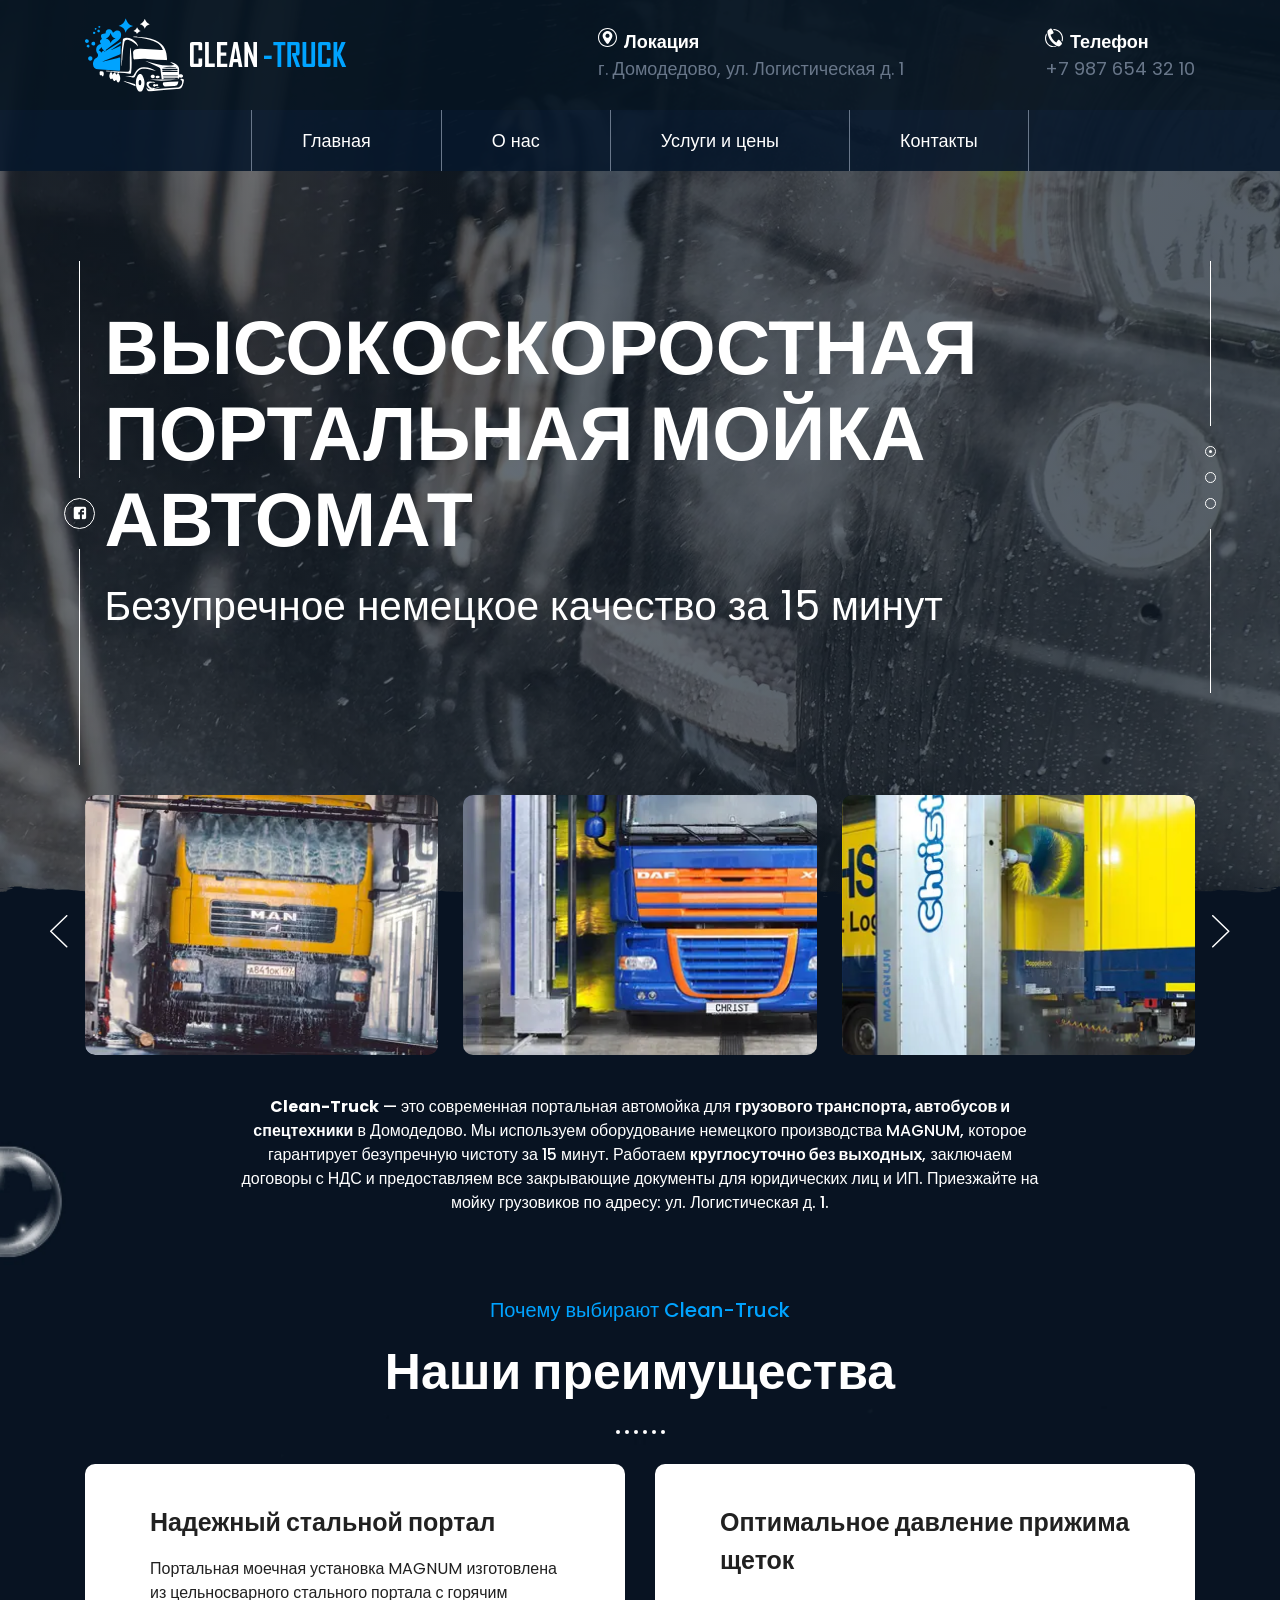
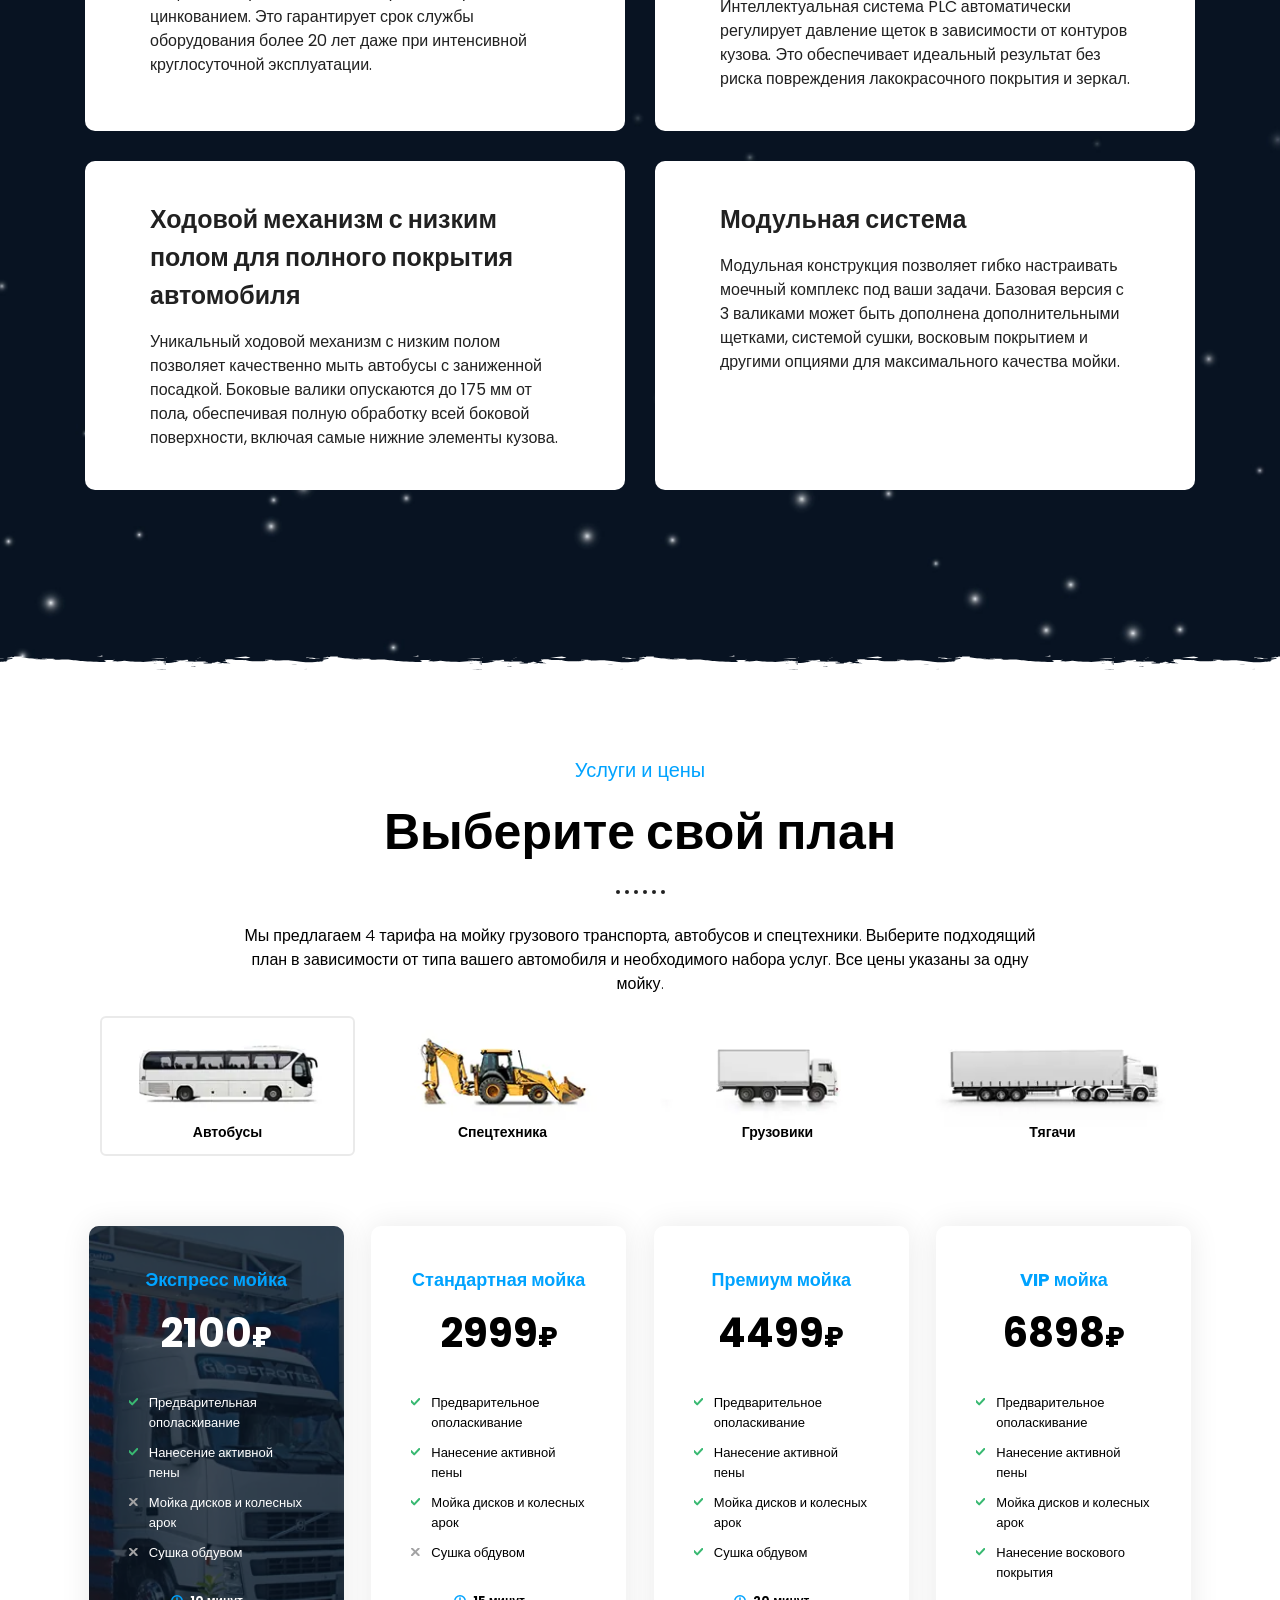
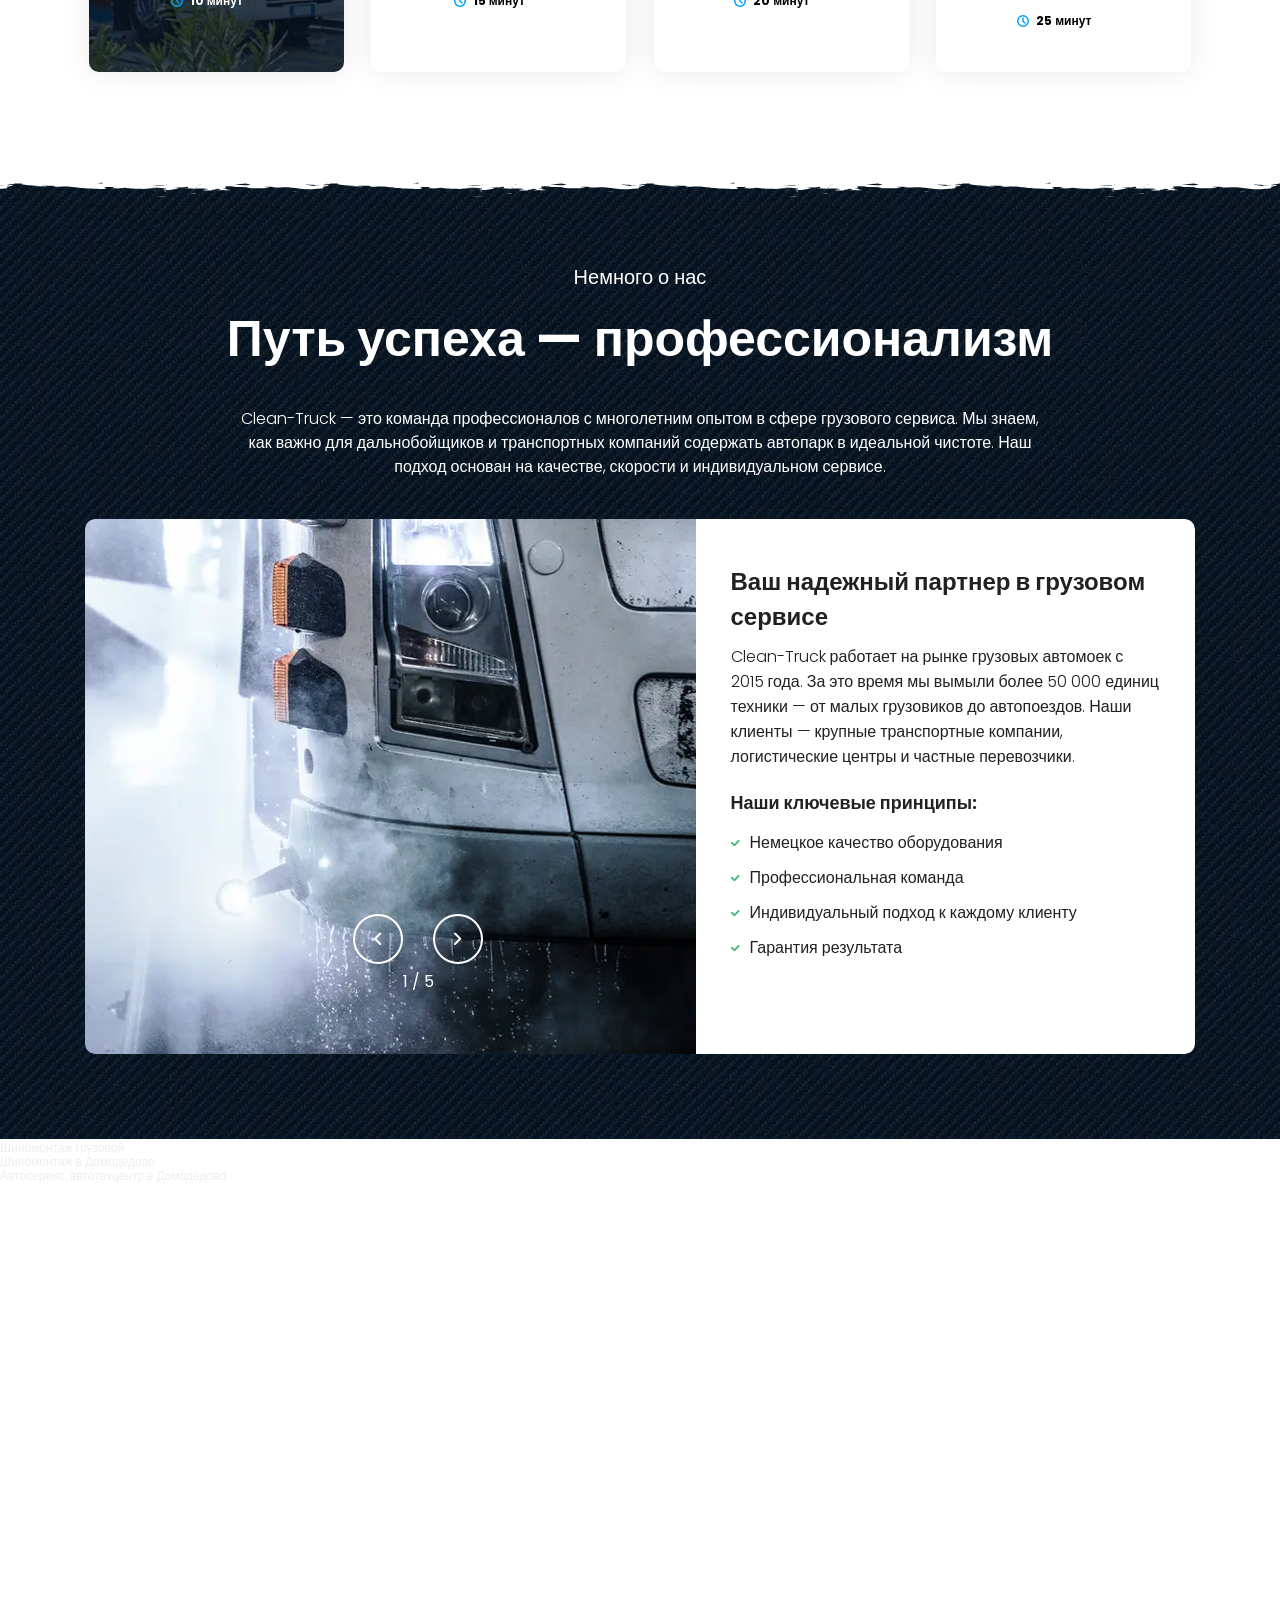
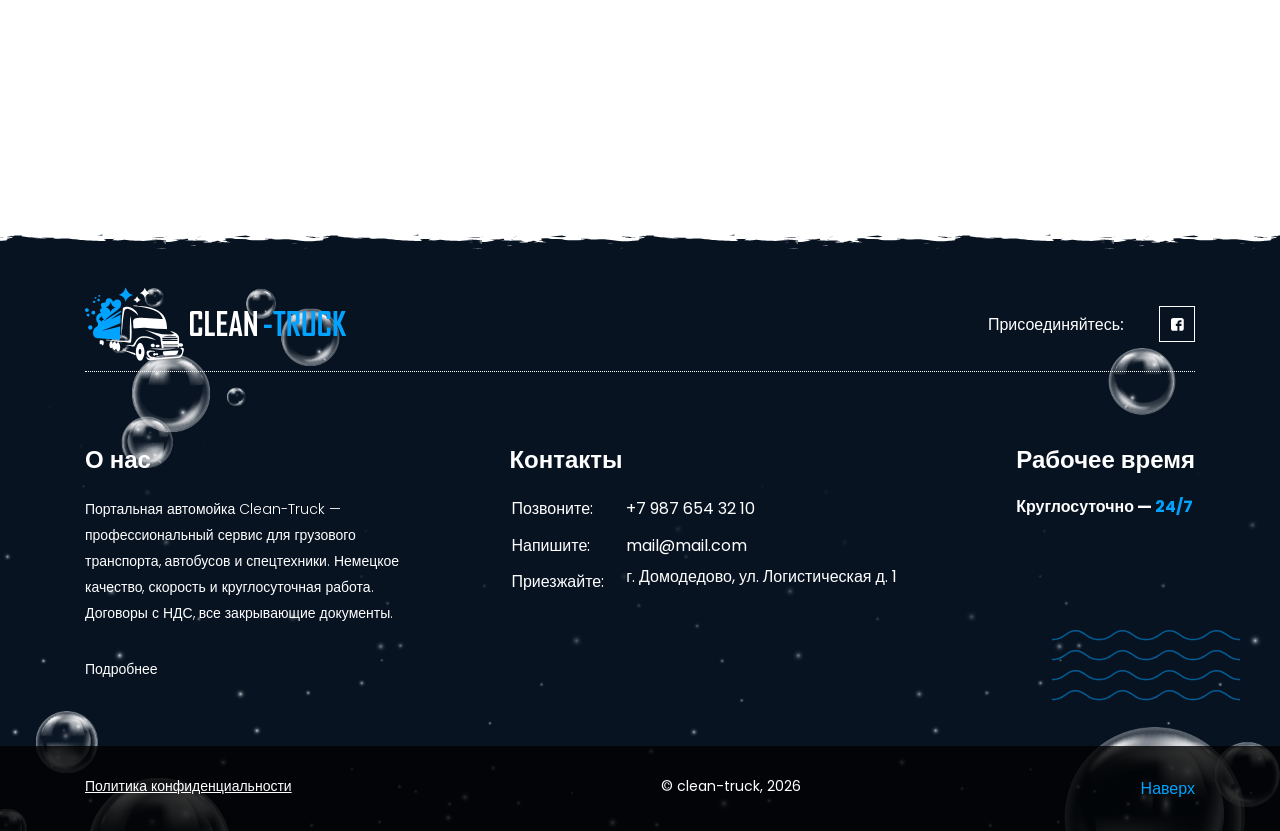
<file: index.html>
<!doctype html>
<html lang="ru">
  <head>
    <meta charset="UTF-8" />

    <!-- зароботать потом -->
    <meta name="yandex-verification" content="3056f292241b066c" />
    <meta name="google-site-verification" content="код" />

    <meta name="viewport" content="width=device-width, initial-scale=1.0" />
    <link rel="preconnect" href="https://fonts.googleapis.com" />
    <link rel="preconnect" href="https://fonts.gstatic.com" crossorigin />
    <link
      href="https://fonts.googleapis.com/css2?family=Poppins:ital,wght@0,100;0,200;0,300;0,400;0,500;0,600;0,700;0,800;0,900;1,100;1,200;1,300;1,400;1,500;1,600;1,700;1,800;1,900&display=swap"
      rel="stylesheet"
    />
    <link
      rel="icon"
      href="./img/icon/logo/main-icon.svg"
      type="image/svg+xml"
    />
    <link
      rel="stylesheet"
      href="https://cdn.jsdelivr.net/npm/swiper@11/swiper-bundle.min.css"
    />
    <meta
      name="keywords"
      content="портальная автомойка, мойка грузовиков, мойка фур, автомойка грузового транспорта, мойка автобусов, Домодедово, Clean-Truck"
    />
    <meta name="robots" content="index, follow" />
    <meta name="language" content="Russian" />

    <meta
      property="og:title"
      content="Портальная автомойка грузовиков в Домодедово | Clean-Truck"
    />
    <meta
      property="og:description"
      content="Мойка фур, автобусов и спецтехники за 15 минут. Немецкое качество, круглосуточно, договоры с НДС."
    />
    <meta property="og:type" content="website" />
    <meta property="og:url" content="https://novabez-code.github.io/-landing-clean_truck/" />
    <meta property="og:image" content="./img/og-image.webp" />
    <meta property="og:locale" content="ru_RU" />

    <meta name="twitter:card" content="summary_large_image" />
    <meta
      name="twitter:title"
      content="Портальная автомойка грузовиков в Домодедово | Clean-Truck"
    />
    <meta
      name="twitter:description"
      content="Мойка фур, автобусов и спецтехники за 15 минут. Немецкое качество, круглосуточно."
    />

    <link rel="canonical" href="https://novabez-code.github.io/-landing-clean_truck/" />

    <link rel="stylesheet" href="./css/index.css?v=2" />
    <title>
      Портальная автомойка грузовиков в Домодедово | Clean-Truck 24/7
    </title>

    <meta
      name="description"
      content="Портальная автомойка грузового транспорта в Домодедово. Мойка фур, автобусов и спецтехники за 15 минут. Немецкое оборудование, круглосуточно, договоры с НДС. +7 987 654 32 10"
    />

    <script type="application/ld+json">
      {
        "@context": "https://schema.org",
        "@type": "LocalBusiness",
        "name": "Clean-Truck",
        "description": "Портальная автомойка грузового транспорта в Домодедово. Мойка фур, автобусов и спецтехники.",
        "image": "./img/og-image.webp",
        "telephone": "+79876543210",
        "email": "mail@mail.com",
        "address": {
          "@type": "PostalAddress",
          "streetAddress": "ул. Логистическая д. 1",
          "addressLocality": "Домодедово",
          "addressRegion": "Московская область",
          "addressCountry": "RU",
          "postalCode": "142000"
        },
        "geo": {
          "@type": "GeoCoordinates",
          "latitude": "55.472097",
          "longitude": "37.713691"
        },
        "openingHours": "Mo-Su 00:00-23:59",
        "openingHoursSpecification": [
          {
            "@type": "OpeningHoursSpecification",
            "dayOfWeek": [
              "Monday",
              "Tuesday",
              "Wednesday",
              "Thursday",
              "Friday",
              "Saturday",
              "Sunday"
            ],
            "opens": "00:00",
            "closes": "23:59"
          }
        ],
        "priceRange": "₽₽",
        "url": "https://novabez-code.github.io/-landing-clean_truck/",
        "sameAs": ["https://www.facebook.com/clean-truck"]
      }
    </script>

    <script type="application/ld+json">
      {
        "@context": "https://schema.org",
        "@type": "Service",
        "serviceType": "Портальная мойка грузового транспорта",
        "provider": {
          "@type": "LocalBusiness",
          "name": "Clean-Truck"
        },
        "areaServed": "Домодедово и Московская область",
        "hasOfferCatalog": {
          "@type": "OfferCatalog",
          "name": "Тарифы на мойку",
          "itemListElement": [
            {
              "@type": "Offer",
              "itemOffered": {
                "@type": "Service",
                "name": "Экспресс мойка"
              },
              "price": "999",
              "priceCurrency": "RUB"
            },
            {
              "@type": "Offer",
              "itemOffered": {
                "@type": "Service",
                "name": "Стандартная мойка"
              },
              "price": "999",
              "priceCurrency": "RUB"
            }
          ]
        }
      }
    </script>
  </head>
  <body>
    <svg xmlns="http://www.w3.org/2000/svg" style="display: none">
      <symbol id="Facebook_icon" viewBox="0 0 13 13">
        <path
          d="M12.75 2.11399C12.75 0.99093 11.7591 0 10.636 0H2.11399C0.99093 0 0 0.99093 0 2.11399V10.636C0 11.7591 0.99093 12.75 2.11399 12.75H6.40803V7.92746H4.82254V5.81347H6.40803V4.95466C6.40803 3.50129 7.46503 2.24611 8.78627 2.24611H10.5039V4.3601H8.78627C8.58808 4.3601 8.38989 4.55829 8.38989 4.95466V5.81347H10.5039V7.92746H8.38989V12.75H10.636C11.7591 12.75 12.75 11.7591 12.75 10.636V2.11399Z"
        />
      </symbol>
      <!--  -->
      <symbol id="loc" viewBox="0 0 19 19">
        <g clip-path="url(#clip0_32433_6)">
          <path
            d="M10.7437 3.23073C10.7677 3.23674 10.7917 3.24476 10.8178 3.25076C11.0461 3.31486 11.2624 3.40699 11.4848 3.48912C11.5589 3.53118 11.633 3.56923 11.7131 3.59928C11.7752 3.63533 11.8393 3.66938 11.9014 3.70543C11.9194 3.72747 11.9454 3.73748 11.9715 3.74349C12.1718 3.87168 12.3701 4.00588 12.5563 4.15209C12.6485 4.23221 12.7426 4.31233 12.8348 4.39445C12.8408 4.40046 12.8448 4.40446 12.8508 4.41047C12.9349 4.4946 13.019 4.58072 13.1031 4.66485C13.3335 4.94126 13.5498 5.22968 13.7321 5.54214C13.8122 5.70438 13.8923 5.86862 13.9724 6.03086C14.0145 6.13902 14.0545 6.24718 14.0966 6.35534C14.1066 6.41743 14.1247 6.47752 14.1527 6.5356C14.1507 6.54963 14.1467 6.56565 14.1647 6.57366C14.1667 6.58568 14.1687 6.59569 14.1727 6.60771C14.1707 6.62373 14.1747 6.63375 14.1867 6.64376C14.1887 6.65578 14.1907 6.6678 14.1907 6.67982C14.1968 6.70385 14.2028 6.72789 14.2088 6.74992C14.2168 6.78798 14.2168 6.82603 14.2408 6.86008C14.2588 6.95022 14.2749 7.04035 14.2929 7.13048C14.2949 7.14851 14.2969 7.16653 14.2969 7.18456C14.2969 7.2106 14.2969 7.23463 14.3109 7.25667C14.3129 7.27469 14.3149 7.29272 14.3149 7.31075C14.327 7.42492 14.337 7.53908 14.349 7.65325C14.349 7.67128 14.349 7.6893 14.349 7.70733C14.355 7.8876 14.343 8.06786 14.331 8.24813C14.329 8.26615 14.329 8.28418 14.327 8.30221C14.3129 8.32424 14.3109 8.35028 14.3129 8.37431C14.3109 8.39234 14.3109 8.41037 14.3089 8.42839C14.2869 8.53054 14.2629 8.6327 14.2408 8.73485C14.2168 8.76689 14.2168 8.80695 14.2068 8.84301C14.2008 8.86704 14.1948 8.89108 14.1867 8.91511C14.1847 8.92713 14.1827 8.93915 14.1807 8.94916C14.1607 8.98321 14.1487 9.01927 14.1447 9.05732C14.1186 9.1094 14.1046 9.16348 14.0946 9.21956C14.0525 9.33373 14.0125 9.4479 13.9704 9.56206C13.8983 9.73632 13.8242 9.91058 13.7521 10.0848C13.666 10.2651 13.5798 10.4454 13.4937 10.6256C13.4517 10.6937 13.4136 10.7638 13.3856 10.8399C13.3755 10.858 13.3655 10.878 13.3555 10.896C13.3095 10.9641 13.2714 11.0362 13.2413 11.1123C13.1292 11.3167 13.017 11.521 12.9029 11.7253C12.7927 11.8955 12.6885 12.0678 12.5944 12.248C12.5724 12.2741 12.5483 12.3001 12.5403 12.3362C12.4983 12.3782 12.4722 12.4323 12.4462 12.4864C12.326 12.6787 12.2058 12.8689 12.0856 13.0612C12.0556 13.0933 12.0316 13.1313 12.0135 13.1714C11.9815 13.2215 11.9474 13.2695 11.9154 13.3196C11.9014 13.3316 11.8894 13.3436 11.8894 13.3637C11.8693 13.3757 11.8613 13.3957 11.8533 13.4177C11.8353 13.4318 11.8233 13.4498 11.8173 13.4718C11.7992 13.4858 11.7872 13.5039 11.7812 13.5259C11.7492 13.556 11.7251 13.594 11.7071 13.6341C11.659 13.6901 11.619 13.7502 11.5849 13.8163C11.3906 14.0967 11.1983 14.3772 11.0041 14.6576C10.8058 14.934 10.6055 15.2124 10.4072 15.4888C10.3972 15.5008 10.3851 15.5128 10.3751 15.5249C10.291 15.597 10.2069 15.6691 10.1228 15.7432C10.0987 15.7492 10.0787 15.7592 10.0647 15.7792C10.0246 15.7973 9.98455 15.8173 9.94449 15.8353C9.80428 15.8834 9.66007 15.9094 9.51185 15.9254C9.48782 15.9254 9.46378 15.9234 9.43975 15.9234C9.30355 15.9074 9.17135 15.8794 9.04316 15.8353C8.7948 15.7171 8.60051 15.5409 8.4543 15.3085C8.43427 15.2765 8.40622 15.2484 8.38219 15.2184C8.32611 15.1403 8.27002 15.0622 8.21594 14.9861C8.20593 14.966 8.19992 14.944 8.17789 14.932C7.97359 14.6416 7.77129 14.3511 7.56699 14.0607C7.54095 14.0026 7.50289 13.9525 7.45883 13.9045C7.45282 13.8804 7.4428 13.8624 7.42278 13.8504C7.31061 13.6641 7.18843 13.4838 7.06425 13.3056C6.88999 13.0312 6.71573 12.7568 6.53947 12.4804C6.43732 12.3121 6.33517 12.1439 6.23502 11.9776C6.18896 11.8815 6.13688 11.7893 6.07279 11.7032C5.97664 11.5009 5.85647 11.3106 5.75031 11.1123C5.66619 10.9501 5.58206 10.7879 5.49794 10.6256C5.44586 10.5175 5.39579 10.4093 5.34371 10.3012C5.32168 10.2571 5.29965 10.213 5.27761 10.169C5.25959 10.1129 5.23956 10.0588 5.20551 10.0087C5.10336 9.74433 4.9992 9.48195 4.89705 9.21756C4.88103 9.14145 4.861 9.06734 4.82695 8.99723C4.77888 8.80695 4.73081 8.61467 4.68274 8.42439C4.68073 8.40636 4.68073 8.38833 4.67873 8.37031C4.67873 8.34427 4.67873 8.32023 4.66471 8.2982C4.66271 8.28018 4.66271 8.26215 4.6607 8.24412C4.65269 8.13396 4.64668 8.0238 4.63867 7.91364C4.63867 7.90562 4.63867 7.89561 4.63867 7.8876C4.63867 7.86957 4.63867 7.85154 4.63867 7.83151C4.64668 7.77143 4.65269 7.70933 4.64468 7.64925C4.6567 7.53508 4.66671 7.42091 4.67873 7.30674C4.68073 7.28271 4.68274 7.25867 4.68274 7.23464C4.69676 7.21861 4.69876 7.20058 4.69676 7.18056C4.69876 7.16253 4.69876 7.1445 4.70076 7.12648C4.74683 6.92818 4.7949 6.72989 4.84097 6.5316C4.861 6.51157 4.863 6.48553 4.861 6.45949C4.94312 6.22915 5.03325 6.00282 5.1334 5.78049C5.21752 5.63027 5.30165 5.48005 5.38577 5.32983C5.4038 5.3138 5.41982 5.29778 5.42383 5.27174C5.51997 5.14355 5.61211 5.01136 5.71025 4.88517C5.98466 4.53466 6.31114 4.24022 6.66566 3.97383C6.67768 3.96582 6.68769 3.95981 6.69971 3.9518C6.72374 3.93377 6.74778 3.91775 6.77182 3.89972C6.82389 3.86567 6.87797 3.82962 6.93005 3.79557C7.09229 3.70744 7.25453 3.61931 7.41677 3.53118C7.66513 3.42302 7.9175 3.32487 8.17588 3.24676C8.44628 3.18266 8.71668 3.12057 8.99309 3.09654C9.25548 3.0725 9.51786 3.06249 9.78025 3.08051C10.0907 3.10054 10.3952 3.15663 10.6996 3.21671C10.7036 3.22072 10.7076 3.22072 10.7136 3.21671C10.7296 3.22473 10.7377 3.22673 10.7437 3.23073ZM10.5674 9.52801C10.6115 9.516 10.6475 9.48996 10.6756 9.45591C10.7577 9.40784 10.8298 9.34374 10.8939 9.27364C10.9159 9.26162 10.9319 9.2456 10.944 9.22357C11.0181 9.15947 11.0762 9.08536 11.1282 9.00324C11.1322 8.99723 11.1362 8.99122 11.1403 8.98521C11.1603 8.97119 11.1723 8.95317 11.1783 8.93113V8.93314C11.2484 8.84701 11.2965 8.74686 11.3385 8.64271C11.3486 8.62869 11.3626 8.61467 11.3606 8.59464C11.3766 8.58462 11.3786 8.5706 11.3766 8.55258C11.3886 8.53655 11.4006 8.52053 11.3966 8.4985C11.4447 8.40236 11.4687 8.2982 11.4828 8.19205C11.4848 8.15599 11.4868 8.11994 11.4868 8.08389C11.5068 8.07788 11.5028 8.06185 11.5008 8.04783C11.5028 8.03582 11.5028 8.0238 11.5048 8.01178C11.5208 7.85956 11.5408 7.70733 11.4868 7.55911C11.4848 7.54109 11.4828 7.52306 11.4828 7.50503C11.4868 7.49101 11.4788 7.48701 11.4687 7.485C11.4687 7.45095 11.4667 7.4149 11.4667 7.38085C11.4487 7.26067 11.4066 7.14851 11.3566 7.04035C11.2424 6.74792 11.0561 6.50556 10.8218 6.30126C10.7236 6.21513 10.6255 6.127 10.4973 6.08494C10.4933 6.07493 10.4893 6.06691 10.4773 6.07092C10.4713 6.06892 10.4673 6.06691 10.4613 6.06691C10.4532 6.04688 10.4332 6.03887 10.4152 6.02886C10.2309 5.93272 10.0326 5.87463 9.82832 5.83657C9.79828 5.83457 9.76823 5.83257 9.73819 5.83057C9.71015 5.81054 9.6781 5.81655 9.64805 5.81655C9.63003 5.81655 9.612 5.81655 9.59397 5.81655C9.48582 5.81655 9.37565 5.79852 9.2695 5.83057C9.19539 5.83057 9.12328 5.83657 9.05318 5.86862C8.85288 5.90668 8.66661 5.97678 8.49435 6.08694C8.22796 6.23516 8.00764 6.43546 7.84339 6.69384C7.82337 6.70786 7.80934 6.72789 7.80534 6.75192L7.80734 6.74992C7.67515 6.9422 7.58702 7.15452 7.54095 7.38486C7.53294 7.40288 7.51892 7.41891 7.52493 7.43894C7.52493 7.45095 7.52493 7.46297 7.52292 7.47499C7.49088 7.52506 7.5049 7.58315 7.50089 7.63723C7.47685 7.76341 7.47685 7.8916 7.50089 8.01779C7.49889 8.07788 7.50089 8.13997 7.52292 8.19605C7.55497 8.39434 7.61906 8.58062 7.71721 8.75488C7.93753 9.19152 8.27804 9.49797 8.7287 9.68825C8.87892 9.75435 9.03315 9.80242 9.19539 9.81644C9.20741 9.81844 9.21942 9.81844 9.23144 9.82045C9.35162 9.85049 9.47179 9.84048 9.59197 9.83647C9.61 9.83647 9.62803 9.83447 9.64605 9.83447C9.69012 9.83847 9.73218 9.83847 9.77224 9.82045C9.78426 9.81844 9.79627 9.81844 9.80829 9.81644C9.97854 9.79841 10.1428 9.75435 10.295 9.67623C10.3371 9.67223 10.3711 9.65019 10.4052 9.62616C10.4633 9.59812 10.5213 9.57408 10.5674 9.52801Z"
            fill="#currentColor"
          />
          <path
            d="M9.5 0C4.25427 0 0 4.25427 0 9.5C0 14.7457 4.25427 19 9.5 19C14.7457 19 19 14.7457 19 9.5C19 4.25427 14.7477 0 9.5 0ZM9.5 17.9284C4.84514 17.9284 1.07158 14.1549 1.07158 9.5C1.07158 4.84514 4.84514 1.07158 9.5 1.07158C14.1549 1.07158 17.9284 4.84514 17.9284 9.5C17.9284 14.1549 14.1549 17.9284 9.5 17.9284Z"
            fill="#currentColor "
          />
        </g>
        <defs>
          <clipPath id="clip0_32433_6">
            <rect width="19" height="19" fill="white" />
          </clipPath>
        </defs>
      </symbol>
      <!--  -->
      <symbol id="phone" viewBox="0 0 18 18">
        <g clip-path="url(#clip0_32433_0)">
          <path
            d="M0 9.59852C0.0056872 9.59852 0.0113744 9.59658 0.0151659 9.59852C0.0151659 9.74776 0.0151659 9.897 0.0151659 10.0462H0.00758294H0C0 9.89506 0 9.74582 0 9.59852Z"
            fill="currentColor"
          />
          <path
            d="M13.5836 17.8858C13.1096 17.8819 12.7039 17.7502 12.3115 17.5738C11.5987 17.252 10.9447 16.8237 10.2945 16.3876C9.65749 15.9612 9.03 15.5232 8.41388 15.0638C8.01767 14.7692 7.66696 14.4184 7.31246 14.0734C6.38924 13.1741 5.56839 12.1895 4.90488 11.0692C4.36459 10.1583 3.94943 9.18726 3.58545 8.19104C3.35796 7.565 3.12289 6.94091 2.9409 6.30131C2.7191 5.52216 2.51057 4.7372 2.39303 3.93091C2.25654 2.99477 2.58071 2.24469 3.24801 1.61672C3.81294 1.08372 4.4499 0.655384 5.09635 0.236736C5.13995 0.209602 5.18355 0.182467 5.22526 0.155333C5.5191 -0.0423618 5.82241 -0.0462382 6.13142 0.114631C6.41009 0.259995 6.62621 0.480947 6.82526 0.721282C7.26696 1.2601 7.58734 1.8745 7.89066 2.50053C8.12952 2.99477 8.33805 3.50451 8.54658 4.01232C8.65275 4.27009 8.61294 4.50461 8.45369 4.72363C8.28308 4.95621 8.0518 5.11514 7.80914 5.25275C7.2954 5.54542 6.74185 5.73148 6.17881 5.89235C6.0063 5.94081 5.83189 5.98926 5.65559 6.02415C5.57028 6.04159 5.56649 6.07454 5.58545 6.14819C5.73331 6.76647 5.93805 7.36537 6.1826 7.9507C6.86128 9.56908 7.79587 11.0092 9.03948 12.2321C9.73331 12.9144 10.4992 13.4939 11.3371 13.9784C11.4091 14.0191 11.43 14.0114 11.4584 13.9319C11.7485 13.1702 12.1333 12.4667 12.6945 11.8755C12.9011 11.6584 13.1248 11.4685 13.4016 11.3483C13.576 11.2727 13.7409 11.2766 13.9096 11.3735C14.266 11.5809 14.5826 11.8426 14.8859 12.1217C15.502 12.6857 16.0651 13.3001 16.5049 14.0211C16.7096 14.3564 16.884 14.7072 16.9371 15.1065C16.9561 15.246 16.9542 15.3836 16.9238 15.5212C16.8935 15.6589 16.8309 15.7732 16.721 15.8701C16.2224 16.3023 15.7428 16.7578 15.2215 17.1629C14.8575 17.4459 14.4802 17.7017 14.029 17.8199C13.8698 17.8645 13.7068 17.8819 13.5836 17.8858Z"
            fill="currentColor"
          />
          <path
            d="M0.0146484 10.0438C0.0146484 9.89455 0.0146484 9.74531 0.0146484 9.59607C0.0430845 8.55914 0.226971 7.55322 0.585265 6.58026C0.803274 5.98911 1.07626 5.42704 1.40801 4.89598C1.41939 4.87659 1.43266 4.85915 1.45162 4.83008C1.5047 5.06072 1.55399 5.27974 1.60707 5.49681C1.67342 5.77203 1.74166 6.04726 1.81181 6.32248C1.82887 6.38838 1.82697 6.44458 1.79854 6.50661C1.22981 7.80131 1.0156 9.1561 1.14072 10.5671C1.39095 13.3872 3.14072 15.9204 5.65636 17.1182C6.84119 17.6822 8.08669 17.9303 9.38906 17.8721C9.69427 17.8585 9.99949 17.8237 10.3028 17.7733C10.3388 17.7674 10.3692 17.7674 10.4014 17.7868C10.8355 18.062 11.2791 18.3218 11.7606 18.5485C11.6147 18.6144 11.4744 18.6474 11.3379 18.6842C10.3597 18.9517 9.36441 19.0583 8.35399 18.973C6.02982 18.7811 4.05825 17.8198 2.45446 16.0909C1.29048 14.8369 0.545454 13.3503 0.198535 11.6583C0.0885821 11.1253 0.0336058 10.5865 0.0146484 10.0438Z"
            fill="currentColor"
          />
          <path
            d="M17.3326 13.2727C17.1601 13.0187 16.9933 12.7862 16.8113 12.5633C16.7392 12.4761 16.671 12.3888 16.5952 12.3055C16.5516 12.257 16.544 12.2125 16.5629 12.1485C16.8075 11.3364 16.9174 10.5049 16.9061 9.656C16.8606 6.31652 14.7222 3.28714 11.6378 2.18431C10.7317 1.86064 9.79896 1.70558 8.83972 1.7269C8.76389 1.72884 8.72218 1.70946 8.68616 1.63775C8.53071 1.32376 8.36199 1.01753 8.17242 0.722924C8.1345 0.66284 8.14019 0.645397 8.21412 0.639582C9.54303 0.523291 10.834 0.695789 12.089 1.16095C14.889 2.19982 17.052 4.67488 17.7459 7.62867C18.0037 8.72374 18.0644 9.83044 17.9298 10.9468C17.8331 11.7454 17.6359 12.5129 17.3326 13.2727Z"
            fill="currentColor"
          />
        </g>
        <defs>
          <clipPath id="clip0_32433_0">
            <rect width="18" height="19" fill="white" />
          </clipPath>
        </defs>
      </symbol>
      <!--  -->
      <symbol id="search" viewBox="0 0 21 20">
        <circle
          cx="8.87636"
          cy="8.87636"
          r="7.87636"
          stroke="white"
          stroke-width="2"
          stroke-linecap="round"
          stroke-linejoin="round"
        />
        <line
          x1="16.0343"
          y1="14.6201"
          x2="19.8415"
          y2="18.4273"
          stroke="white"
          stroke-width="2"
          stroke-linecap="round"
          stroke-linejoin="round"
        />
      </symbol>
      <!--  -->
      <symbol id="link" viewBox="0 0 17 17">
        <circle
          cx="8.0597"
          cy="8.0597"
          r="7.3097"
          stroke="#292929"
          stroke-width="1.5"
        />
        <path
          d="M7.25293 4.83496L10.4768 8.05884L7.25293 11.2827"
          stroke="#292929"
          stroke-width="1.5"
          stroke-linecap="round"
          stroke-linejoin="round"
        />
      </symbol>
      <!--  -->
      <symbol id="prev1" viewBox="0 0 18 33">
        <path
          d="M16.75 0.75L0.75 16.25L16.75 31.75"
          stroke="currentColor"
          stroke-width="1.5"
          stroke-linecap="round"
          stroke-linejoin="round"
        />
      </symbol>
      <!--  -->
      <symbol id="next1" viewBox="0 0 18 33">
        <path
          d="M0.75 0.75L16.75 16.25L0.750001 31.75"
          stroke="currentColor"
          stroke-width="1.5"
          stroke-linecap="round"
          stroke-linejoin="round"
        />
      </symbol>
      <!--  -->
    </svg>
    <!--  -->
    <header class="header">
      <div class="header__wrapp">
        <div class="header__in-wrepp">
          <!--  -->
          <a href="./" class="header__logo logo">
            <img
              class="logo__main"
              src="./img/icon/logo/main-icon.svg"
              alt="clean-truck logo"
            />
            <img
              class="logo__clean"
              src="./img/icon/logo/clean.svg"
              alt="clean-truck logo"
            />
            <img
              class="logo__truk"
              src="./img/icon/logo/-truck.svg"
              alt="clean-truck logo"
            />
          </a>
          <!--  -->
          <a
            href="https://www.facebook.com/"
            class="header__soc"
            target="_blank"
            rel="noopener"
          >
            <svg class="header__soc--img" aria-label="Мы в Facebook">
              <use href="#Facebook_icon"></use>
            </svg>
          </a>
          <!--  -->
          <div class="header__d_links">
            <div class="header__loc">
              <a href="#map" class="header__loc--link"
                ><svg width="19" height="19" fill="currentColor">
                  <use href="#loc"></use>
                </svg>
                Локация
              </a>
              <p class="header__loc--text">
                г. Домодедово, ул. Логистическая д. 1
              </p>
            </div>
            <!--  -->
            <div class="header__phone">
              <a href="tel:+79876543210" class="header__phone--link">
                <svg width="18" height="19" fill="currentColor">
                  <use href="#phone"></use>
                </svg>
                Телефон
              </a>
              <p class="header__phone--text">+7 987 654 32 10</p>
            </div>
          </div>
        </div>
        <button
          class="header__burger-btn"
          aria-label="Открыть меню"
          aria-expanded="false"
          aria-controls="header-nav"
        >
          <div class="line1"></div>
          <div class="line2"></div>
          <div class="line3"></div>
        </button>
        <!--  -->
      </div>
      <!--  -->
      <div class="header__content" id="header-nav">
        <nav>
          <ul>
            <li><a class="header__link" href="#hero">Главная</a></li>
            <li><a class="header__link" href="#about">О нас</a></li>
            <li><a class="header__link" href="#plan">Услуги и цены</a></li>
            <li><a class="header__link" href="#footer">Контакты</a></li>
          </ul>
        </nav>
      </div>
      <!--  -->
    </header>
    <main>
      <section id="hero" class="hero">
        <h1
          style="
            position: absolute;
            width: 1px;
            height: 1px;
            margin: -1px;
            padding: 0;
            overflow: hidden;
            clip: rect(0, 0, 0, 0);
            border: 0;
          "
        >
          Портальная автомойка Clean Truck в Домодедово
        </h1>
        <div class="hero__slider">
          <div class="hero__soc-wrapper">
            <a
              href="https://www.facebook.com/"
              class="hero__soc header__soc"
              target="_blank"
              rel="noopener"
            >
              <svg
                class="hero__soc--img header__soc--img"
                aria-label="Мы в Facebook"
              >
                <use href="#Facebook_icon"></use>
              </svg>
            </a>
          </div>
          <!--  -->
          <div class="hero__slids">
            <!--  -->
            <div class="hero__slid slid1 active">
              <h2 class="hero__slid--title">
                ВЫСОКОСКОРОСТНАЯ ПОРТАЛЬНАЯ МОЙКА АВТОМАТ
              </h2>
              <p class="hero__slid--pod">
                Безупречное немецкое качество за 15 минут
              </p>
            </div>
            <!--  -->
            <div class="hero__slid slid2">
              <h2 class="hero__slid--title">
                ДЛЯ ВСЕХ ВИДОВ ГРУЗОВОГО ТРАНСПОРТА И БУСОВ
              </h2>
              <p class="hero__slid--pod">
                Отмываем фуры, автопоезда и спецтехнику любой сложности
              </p>
            </div>
            <!--  -->
            <div class="hero__slid slid3">
              <h2 class="hero__slid--title">
                РАБОТАЕМ КРУГЛОСУТОЧНО И БЕЗ ВЫХОДНЫХ
              </h2>
              <p class="hero__slid--pod">
                Заключаем договоры с НДС и предоставляем закрывающие документы
              </p>
            </div>
            <!--  -->
          </div>
          <!--  -->
          <div class="hero__cont">
            <a class="hero__phone" href="tel:+79876543210"> +7 987 654 32 10</a>
            <p class="hero__ad">г. Домодедово, ул. Логистическая д. 1</p>
          </div>
          <!--  -->
          <div class="hero__pags">
            <button class="hero__pag pag1 active" data-id="0"></button>
            <button class="hero__pag pag2" data-id="1"></button>
            <button class="hero__pag pag3" data-id="2"></button>
          </div>
          <!--  -->
        </div>
        <!--  -->
      </section>
      <!--  -->
      <section id="about" class="about">
        <div class="about__bg-mask"></div>
        <div class="about__wrapper">
          <div class="container">
            <div class="about__slider-aside">
              <div class="about__slider swiper">
                <div class="about__slider--content swiper-wrapper">
                  <div
                    class="about__slider--item item1 swiper-slide"
                    aria-label="Портальная мойка грузовиков Clean-Truck"
                    tabindex="0"
                  >
                    <div class="about__slider--in">
                      <svg
                        class="about__slider--search"
                        width="21"
                        height="20"
                        fill="none"
                      >
                        <use href="#search"></use>
                      </svg>
                      <!--  -->
                      <a href="#card4" class="about__slider--link"
                        >Подробнее
                        <svg width="17" height="17" fill="none">
                          <use href="#link"></use>
                        </svg>
                      </a>
                    </div>
                  </div>
                  <!--  -->
                  <div
                    class="about__slider--item item2 swiper-slide"
                    tabindex="0"
                  >
                    <div class="about__slider--in">
                      <svg
                        class="about__slider--search"
                        width="21"
                        height="20"
                        fill="none"
                      >
                        <use href="#search"></use>
                      </svg>
                      <!--  -->
                      <a href="#card2" class="about__slider--link"
                        >Подробнее
                        <svg width="17" height="17" fill="none">
                          <use href="#link"></use>
                        </svg>
                      </a>
                    </div>
                  </div>
                  <!--  -->
                  <div
                    class="about__slider--item item3 swiper-slide"
                    tabindex="0"
                  >
                    <div class="about__slider--in">
                      <svg
                        class="about__slider--search"
                        width="21"
                        height="20"
                        fill="none"
                      >
                        <use href="#search"></use>
                      </svg>
                      <!--  -->
                      <a href="#card1" class="about__slider--link"
                        >Подробнее
                        <svg width="17" height="17" fill="none">
                          <use href="#link"></use>
                        </svg>
                      </a>
                    </div>
                  </div>
                  <!--  -->
                  <div
                    class="about__slider--item item4 swiper-slide"
                    tabindex="0"
                  >
                    <div class="about__slider--in">
                      <svg
                        class="about__slider--search"
                        width="21"
                        height="20"
                        fill="none"
                      >
                        <use href="#search"></use>
                      </svg>
                      <!--  -->
                      <a href="#card3" class="about__slider--link"
                        >Подробнее
                        <svg width="17" height="17" fill="none">
                          <use href="#link"></use>
                        </svg>
                      </a>
                    </div>
                  </div>
                  <!--  -->
                </div>
              </div>
              <div class="about__slider--btns">
                <button class="about__slider--btn prev">
                  <svg width="18" height="33" fill="none">
                    <use href="#prev1"></use>
                  </svg>
                </button>
                <button class="about__slider--btn next">
                  <svg width="18" height="33" fill="none">
                    <use href="#next1"></use>
                  </svg>
                </button>
              </div>
            </div>

            <p class="about__text">
              <strong>Clean-Truck</strong> — это современная портальная
              автомойка для
              <strong>грузового транспорта, автобусов и спецтехники</strong> в
              Домодедово. Мы используем оборудование немецкого производства
              MAGNUM, которое гарантирует безупречную чистоту за 15 минут.
              Работаем <strong>круглосуточно без выходных</strong>, заключаем
              договоры с НДС и предоставляем все закрывающие документы для
              юридических лиц и ИП. Приезжайте на мойку грузовиков по адресу:
              ул. Логистическая д. 1.
            </p>

            <div class="about__title title">
              <p class="title_sub">Почему выбирают Clean-Truck</p>
              <h2 class="title__title">Наши преимущества</h2>
              <div class="title__div">
                <div></div>
                <div></div>
                <div></div>
                <div></div>
                <div></div>
                <div></div>
              </div>
            </div>
            <!--  -->
            <div class="about__cards">
              <div id="card1" class="about__card card1">
                <h3 class="about__card-title">Надежный стальной портал</h3>
                <p class="about__card-text">
                  Портальная моечная установка MAGNUM изготовлена из
                  цельносварного стального портала с горячим цинкованием. Это
                  гарантирует срок службы оборудования более 20 лет даже при
                  интенсивной круглосуточной эксплуатации.
                </p>
              </div>
              <!--  -->
              <div id="card2" class="about__card card2">
                <h3 class="about__card-title">
                  Оптимальное давление прижима щеток
                </h3>
                <p class="about__card-text">
                  Интеллектуальная система PLC автоматически регулирует давление
                  щеток в зависимости от контуров кузова. Это обеспечивает
                  идеальный результат без риска повреждения лакокрасочного
                  покрытия и зеркал.
                </p>
              </div>
              <!--  -->
              <div id="card3" class="about__card card3">
                <h3 class="about__card-title">
                  Ходовой механизм с низким полом для полного покрытия
                  автомобиля
                </h3>
                <p class="about__card-text">
                  Уникальный ходовой механизм с низким полом позволяет
                  качественно мыть автобусы с заниженной посадкой. Боковые
                  валики опускаются до 175 мм от пола, обеспечивая полную
                  обработку всей боковой поверхности, включая самые нижние
                  элементы кузова.
                </p>
              </div>
              <!--  -->
              <div id="card4" class="about__card card4">
                <h3 class="about__card-title">Модульная система</h3>
                <p class="about__card-text">
                  Модульная конструкция позволяет гибко настраивать моечный
                  комплекс под ваши задачи. Базовая версия с 3 валиками может
                  быть дополнена дополнительными щетками, системой сушки,
                  восковым покрытием и другими опциями для максимального
                  качества мойки.
                </p>
              </div>
              <!--  -->
            </div>
            <!--  -->
          </div>
        </div>
      </section>
      <!--  -->
      <section id="plan" class="plan">
        <div class="container">
          <div class="plan__title title">
            <p class="title_sub">Услуги и цены</p>
            <h2 class="title__title">Выберите свой план</h2>
            <div class="title__div">
              <div></div>
              <div></div>
              <div></div>
              <div></div>
              <div></div>
              <div></div>
            </div>
            <p class="title__text">
              Мы предлагаем 4 тарифа на мойку грузового транспорта, автобусов и
              спецтехники. Выберите подходящий план в зависимости от типа вашего
              автомобиля и необходимого набора услуг. Все цены указаны за одну
              мойку.
            </p>
          </div>
          <!--  -->
          <div class="plan__cars">
            <button class="plan__car--btn btn1" data-id="0" data-price="2999">
              Автобусы
            </button>
            <button class="plan__car--btn btn2" data-id="1" data-price="1999">
              Спецтехника
            </button>
            <button class="plan__car--btn btn3" data-id="2" data-price="999">
              Грузовики
            </button>
            <button class="plan__car--btn btn4" data-id="3" data-price="3999">
              Тягачи
            </button>
          </div>
          <div class="plan__cards">
            <!--  -->
            <div class="plan__card active" data-discount="0.7" tabindex="0">
              <div class="plan__card--content">
                <h3 class="plan__card--title">Экспресс мойка</h3>
                <p class="plan__card--price">999</p>
                <ul class="plan__card--services">
                  <li class="plan__card--serv ok">
                    <p class="plan__card--text">
                      Предварительная ополаскивание
                    </p>
                  </li>
                  <li class="plan__card--serv ok">
                    <p class="plan__card--text">Нанесение активной пены</p>
                  </li>
                  <li class="plan__card--serv">
                    <p class="plan__card--text">Мойка дисков и колесных арок</p>
                  </li>
                  <li class="plan__card--serv">
                    <p class="plan__card--text">Сушка обдувом</p>
                  </li>
                </ul>

                <p class="plan__time">10 минут</p>
              </div>
            </div>
            <!--  -->
            <div class="plan__card" data-discount="1" tabindex="0">
              <div class="plan__card--content">
                <h3 class="plan__card--title">Стандартная мойка</h3>
                <p class="plan__card--price">999</p>
                <ul class="plan__card--services">
                  <li class="plan__card--serv ok">
                    <p class="plan__card--text">
                      Предварительное ополаскивание
                    </p>
                  </li>
                  <li class="plan__card--serv ok">
                    <p class="plan__card--text">Нанесение активной пены</p>
                  </li>
                  <li class="plan__card--serv ok">
                    <p class="plan__card--text">Мойка дисков и колесных арок</p>
                  </li>
                  <li class="plan__card--serv">
                    <p class="plan__card--text">Сушка обдувом</p>
                  </li>
                </ul>

                <p class="plan__time">15 минут</p>
              </div>
            </div>
            <!--  -->
            <div class="plan__card" data-discount="1.5" tabindex="0">
              <div class="plan__card--content">
                <h3 class="plan__card--title">Премиум мойка</h3>
                <p class="plan__card--price">999</p>
                <ul class="plan__card--services">
                  <li class="plan__card--serv ok">
                    <p class="plan__card--text">
                      Предварительное ополаскивание
                    </p>
                  </li>
                  <li class="plan__card--serv ok">
                    <p class="plan__card--text">Нанесение активной пены</p>
                  </li>
                  <li class="plan__card--serv ok">
                    <p class="plan__card--text">Мойка дисков и колесных арок</p>
                  </li>
                  <li class="plan__card--serv ok">
                    <p class="plan__card--text">Сушка обдувом</p>
                  </li>
                </ul>

                <p class="plan__time">20 минут</p>
              </div>
            </div>
            <!--  -->
            <div class="plan__card" data-discount="2.3" tabindex="0">
              <div class="plan__card--content">
                <h3 class="plan__card--title">VIP мойка</h3>
                <p class="plan__card--price">999</p>
                <ul class="plan__card--services">
                  <li class="plan__card--serv ok">
                    <p class="plan__card--text">
                      Предварительное ополаскивание
                    </p>
                  </li>
                  <li class="plan__card--serv ok">
                    <p class="plan__card--text">Нанесение активной пены</p>
                  </li>
                  <li class="plan__card--serv ok">
                    <p class="plan__card--text">Мойка дисков и колесных арок</p>
                  </li>
                  <li class="plan__card--serv ok">
                    <p class="plan__card--text">Нанесение воскового покрытия</p>
                  </li>
                </ul>

                <p class="plan__time">25 минут</p>
              </div>
            </div>
            <!--  -->
          </div>
        </div>
      </section>
      <!--  -->
      <section id="about2" class="about2">
        <div class="container">
          <div class="about2__title title">
            <p class="title_sub">Немного о нас</p>
            <h2 class="title__title">Путь успеха — профессионализм</h2>
            <p class="title__text">
              Clean-Truck — это команда профессионалов с многолетним опытом в
              сфере грузового сервиса. Мы знаем, как важно для дальнобойщиков и
              транспортных компаний содержать автопарк в идеальной чистоте. Наш
              подход основан на качестве, скорости и индивидуальном сервисе.
            </p>
          </div>
          <!--  -->
          <div class="about2__wrapper">
            <div class="about2__slider swiper">
              <div class="about2__slider--content swiper-wrapper">
                <div class="swiper-slide about2__slider--item">
                  <div class="about2__slider--img img1"></div>
                  <div class="about2__slider--main">
                    <h3 class="about2__slider--title">
                      Ваш надежный партнер в грузовом сервисе
                    </h3>
                    <p class="about2__slider--text">
                      Clean-Truck работает на рынке грузовых автомоек с 2015
                      года. За это время мы вымыли более 50 000 единиц техники —
                      от малых грузовиков до автопоездов. Наши клиенты — крупные
                      транспортные компании, логистические центры и частные
                      перевозчики.
                    </p>
                    <h4 class="about2__slider--ul_title">
                      Наши ключевые принципы:
                    </h4>
                    <ul class="about2__slider--list">
                      <li class="about2__slider--pre">
                        Немецкое качество оборудования
                      </li>
                      <li class="about2__slider--pre">
                        Профессиональная команда
                      </li>
                      <li class="about2__slider--pre">
                        Индивидуальный подход к каждому клиенту
                      </li>
                      <li class="about2__slider--pre">Гарантия результата</li>
                    </ul>
                  </div>
                </div>
                <!--  -->
                <div class="swiper-slide about2__slider--item">
                  <div class="about2__slider--img img2"></div>
                  <div class="about2__slider--main">
                    <h3 class="about2__slider--title">
                      Портальная система MAGNUM
                    </h3>
                    <p class="about2__slider--text">
                      Наша мойка оснащена автоматической портальной системой
                      MAGNUM немецкого производства. Это высокотехнологичное
                      оборудование, которое обеспечивает безупречную чистоту без
                      риска повреждения кузова. Система адаптируется под любые
                      габариты транспорта.
                    </p>
                    <h4 class="about2__slider--ul_title">
                      Технологические преимущества:
                    </h4>
                    <ul class="about2__slider--list">
                      <li class="about2__slider--pre">
                        Электронное управление давлением щеток
                      </li>
                      <li class="about2__slider--pre">
                        Система автоматической калибровки
                      </li>
                      <li class="about2__slider--pre">
                        Интеллектуальная защита от столкновений
                      </li>
                      <li class="about2__slider--pre">Экономия воды до 40%</li>
                    </ul>
                  </div>
                </div>
                <!--  -->
                <div class="swiper-slide about2__slider--item">
                  <div class="about2__slider--img img3"></div>
                  <div class="about2__slider--main">
                    <h3 class="about2__slider--title">Моем любую технику</h3>
                    <p class="about2__slider--text">
                      Наша мойка подходит для всех видов грузового транспорта и
                      спецтехники. Портал MAGNUM автоматически подстраивается
                      под высоту и ширину автомобиля, обеспечивая качественную
                      мойку любой сложности. Приезжайте к нам в любое время.
                    </p>
                    <h4 class="about2__slider--ul_title">
                      Мы работаем с техникой:
                    </h4>
                    <ul class="about2__slider--list">
                      <li class="about2__slider--pre">
                        Грузовики и фуры всех марок
                      </li>
                      <li class="about2__slider--pre">
                        Автобусы и микроавтобусы
                      </li>
                      <li class="about2__slider--pre">
                        Спецтехника и строительная техника
                      </li>
                      <li class="about2__slider--pre">Тягачи и автопоезда</li>
                    </ul>
                  </div>
                </div>
                <!--  -->
                <div class="swiper-slide about2__slider--item">
                  <div class="about2__slider--img img4"></div>
                  <div class="about2__slider--main">
                    <h3 class="about2__slider--title">
                      Работаем для вашего комфорта
                    </h3>
                    <p class="about2__slider--text">
                      Мы понимаем, как важен для вас быстрый и качественный
                      сервис. Поэтому мы работаем круглосуточно и без выходных.
                      Приезжайте в любое время — мы всегда готовы принять ваш
                      транспорт. Заключаем договоры с НДС и выставляем счета.
                    </p>
                    <h4 class="about2__slider--ul_title">
                      Наши сервисные гарантии:
                    </h4>
                    <ul class="about2__slider--list">
                      <li class="about2__slider--pre">
                        Круглосуточный режим работы 24/7
                      </li>
                      <li class="about2__slider--pre">
                        Официальные договоры и закрывающие документы
                      </li>
                      <li class="about2__slider--pre">
                        Скорость мойки от 10 до 25 минут
                      </li>
                      <li class="about2__slider--pre">
                        Работаем с юрлицами и ИП
                      </li>
                    </ul>
                  </div>
                </div>
                <!--  -->
                <div class="swiper-slide about2__slider--item">
                  <div class="about2__slider--img img5"></div>
                  <div class="about2__slider--main">
                    <h3 class="about2__slider--title">
                      Приезжайте к нам на мойку!
                    </h3>
                    <p class="about2__slider--text">
                      Мы находимся в Домодедово на улице Логистической — это
                      удобный подъезд для грузового транспорта. Большая
                      парковка, быстрый заезд и профессиональный сервис ждут
                      вас. Запишитесь на мойку прямо сейчас или приезжайте без
                      предварительной записи.
                    </p>
                    <h4 class="about2__slider--ul_title">Как нас найти:</h4>
                    <ul class="about2__slider--list">
                      <li class="about2__slider--pre">
                        г. Домодедово, ул. Логистическая д. 1
                      </li>
                      <li class="about2__slider--pre">+7 987 654 32 10</li>
                      <li class="about2__slider--pre">mail@mail.com</li>
                      <li class="about2__slider--pre">
                        Круглосуточно, без выходных
                      </li>
                    </ul>
                  </div>
                </div>
                <!--  -->
              </div>
            </div>
            <!--  -->
            <div class="about2__slider--btns">
              <button class="about2__slider--btn prev2">
                <svg
                  width="8"
                  height="13"
                  viewBox="0 0 8 13"
                  fill="none"
                  xmlns="http://www.w3.org/2000/svg"
                >
                  <path
                    d="M6.21973 1L0.999727 6.22L6.21973 11.44"
                    stroke="currentColor"
                    stroke-width="2"
                    stroke-linecap="round"
                    stroke-linejoin="round"
                  />
                </svg>
              </button>
              <button class="about2__slider--btn next2">
                <svg
                  width="8"
                  height="13"
                  viewBox="0 0 8 13"
                  fill="none"
                  xmlns="http://www.w3.org/2000/svg"
                >
                  <path
                    d="M1 1L6.22 6.22L1 11.44"
                    stroke="currentColor"
                    stroke-width="2"
                    stroke-linecap="round"
                    stroke-linejoin="round"
                  />
                </svg>
              </button>
              <p class="about2__slider--p"></p>
            </div>
          </div>
        </div>
      </section>
      <!--  -->
      <section id="map" class="map">
        <div
          style="
            position: relative;
            overflow: hidden;
            width: 100%;
            height: 100%;
          "
        >
          <h2
            style="
              position: absolute;
              width: 1px;
              height: 1px;
              margin: -1px;
              padding: 0;
              overflow: hidden;
              clip: rect(0, 0, 0, 0);
              border: 0;
            "
          >
            Как нас найти
          </h2>
          <a
            href="https://yandex.ru/maps/org/shinomontazh_gruzovoy/121470733640/?utm_medium=mapframe&utm_source=maps"
            style="color: #eee; font-size: 12px; position: absolute; top: 0px"
            >Шиномонтаж грузовой</a
          ><a
            href="https://yandex.ru/maps/10725/domodedovo/category/tire_service/184105260/?utm_medium=mapframe&utm_source=maps"
            style="color: #eee; font-size: 12px; position: absolute; top: 14px"
            >Шиномонтаж в Домодедово</a
          ><a
            href="https://yandex.ru/maps/10725/domodedovo/category/car_service_auto_repair/184105246/?utm_medium=mapframe&utm_source=maps"
            style="color: #eee; font-size: 12px; position: absolute; top: 28px"
            >Автосервис, автотехцентр в Домодедово</a
          ><iframe
            src="https://yandex.ru/map-widget/v1/?ll=37.718334%2C55.472174&mode=poi&poi%5Bpoint%5D=37.713691%2C55.472097&poi%5Buri%5D=ymapsbm1%3A%2F%2Forg%3Foid%3D121470733640&z=17.6"
            width="100%"
            height="100%"
            style="border: 0; position: relative"
            allowfullscreen="true"
          ></iframe>
        </div>
      </section>
    </main>
    <footer id="footer" class="footer">
      <div class="container">
        <div class="footer__top">
          <a href="./" class="footer__logo logo">
            <img
              class="logo__main"
              src="./img/icon/logo/main-icon.svg"
              alt="Clean-Truck портальная автомойка грузовиков"
            />
            <img
              class="logo__clean"
              src="./img/icon/logo/clean.svg"
              alt="clean-truck logo"
            />
            <img
              class="logo__truk"
              src="./img/icon/logo/-truck.svg"
              alt="clean-truck logo"
            />
          </a>
          <!--  -->
          <div class="footer__wrapp-f">
            <p class="footer__text-f">Присоединяйтесь:</p>
            <a
              href="https://www.facebook.com/"
              class="footer__fb"
              target="_blank"
              rel="noopener"
            >
              <svg
                width="13"
                height="13"
                viewBox="0 0 13 13"
                fill="currentColor"
                xmlns="http://www.w3.org/2000/svg"
                aria-label="Мы в Facebook"
              >
                <use href="#Facebook_icon"></use>
              </svg>
            </a>
          </div>
        </div>
        <!--  -->
        <div class="footer__info">
          <div class="footer__about">
            <h3 class="footer__title">О нас</h3>
            <p class="footer__text">
              Портальная автомойка Clean-Truck — профессиональный сервис для
              грузового транспорта, автобусов и спецтехники. Немецкое качество,
              скорость и круглосуточная работа. Договоры с НДС, все закрывающие
              документы.
            </p>
            <a href="#about2" class="footer__link">Подробнее</a>
          </div>
          <!--  -->
          <div class="footer__cont">
            <h3 class="footer__title">Контакты</h3>
            <table>
              <tr>
                <td>Позвоните:</td>
                <td><a href="tel:+79876543210"> +7 987 654 32 10</a></td>
              </tr>
              <tr>
                <td>Напишите:</td>
                <td><a href="mailto:mail@mail.com">mail@mail.com</a></td>
              </tr>
              <tr>
                <td>Приезжайте:</td>
                <td id="ad">
                  <a
                    href="https://yandex.ru/maps/?text=г.+Домодедово,+ул.+Логистическая+д.+1"
                    target="_blank"
                    rel="noopener"
                    >г. Домодедово, ул. Логистическая д. 1
                  </a>
                </td>
              </tr>
            </table>
          </div>
          <!--  -->
          <div class="footer__time">
            <h3 class="footer__title">Рабочее время</h3>
            <p class="footer__times">Круглосуточно — <span>24/7</span></p>
          </div>
        </div>
      </div>
      <div class="footer__bottom">
        <div class="footer__bottom--wrap">
          <a href="./privacy.html" target="_blank" class="footer__conf"
            >Политика конфиденциальности</a
          >
          <p class="footer_c">© clean-truck, 2026</p>
          <a href="#hero" class="footer__up">Наверх</a>
        </div>
      </div>
      <div class="footer__bg">
        <img
          src="./img/icon/w_bg.svg"
          alt="Clean-Truck автомойка грузового транспорта"
        />
      </div>
    </footer>

    <script src="./js/add/yandex_m.js" defer></script>
    <noscript>
      <div>
        <img
          src="https://mc.yandex.ru/watch/110995769"
          style="position: absolute; left: -9999px"
          alt=""
        />
      </div>
    </noscript>

    <script
      async
      src="https://www.googletagmanager.com/gtag/js?id=G-MNZPV4X839"
    ></script>
    <script src="./js/add/google_a.js" defer></script>

    <script src="./js/add/events.js" defer></script>

    <script src="https://cdn.jsdelivr.net/npm/swiper@11/swiper-bundle.min.js"></script>
    <script src="./js/index.js" type="module"></script>
  </body>
</html>
</file>
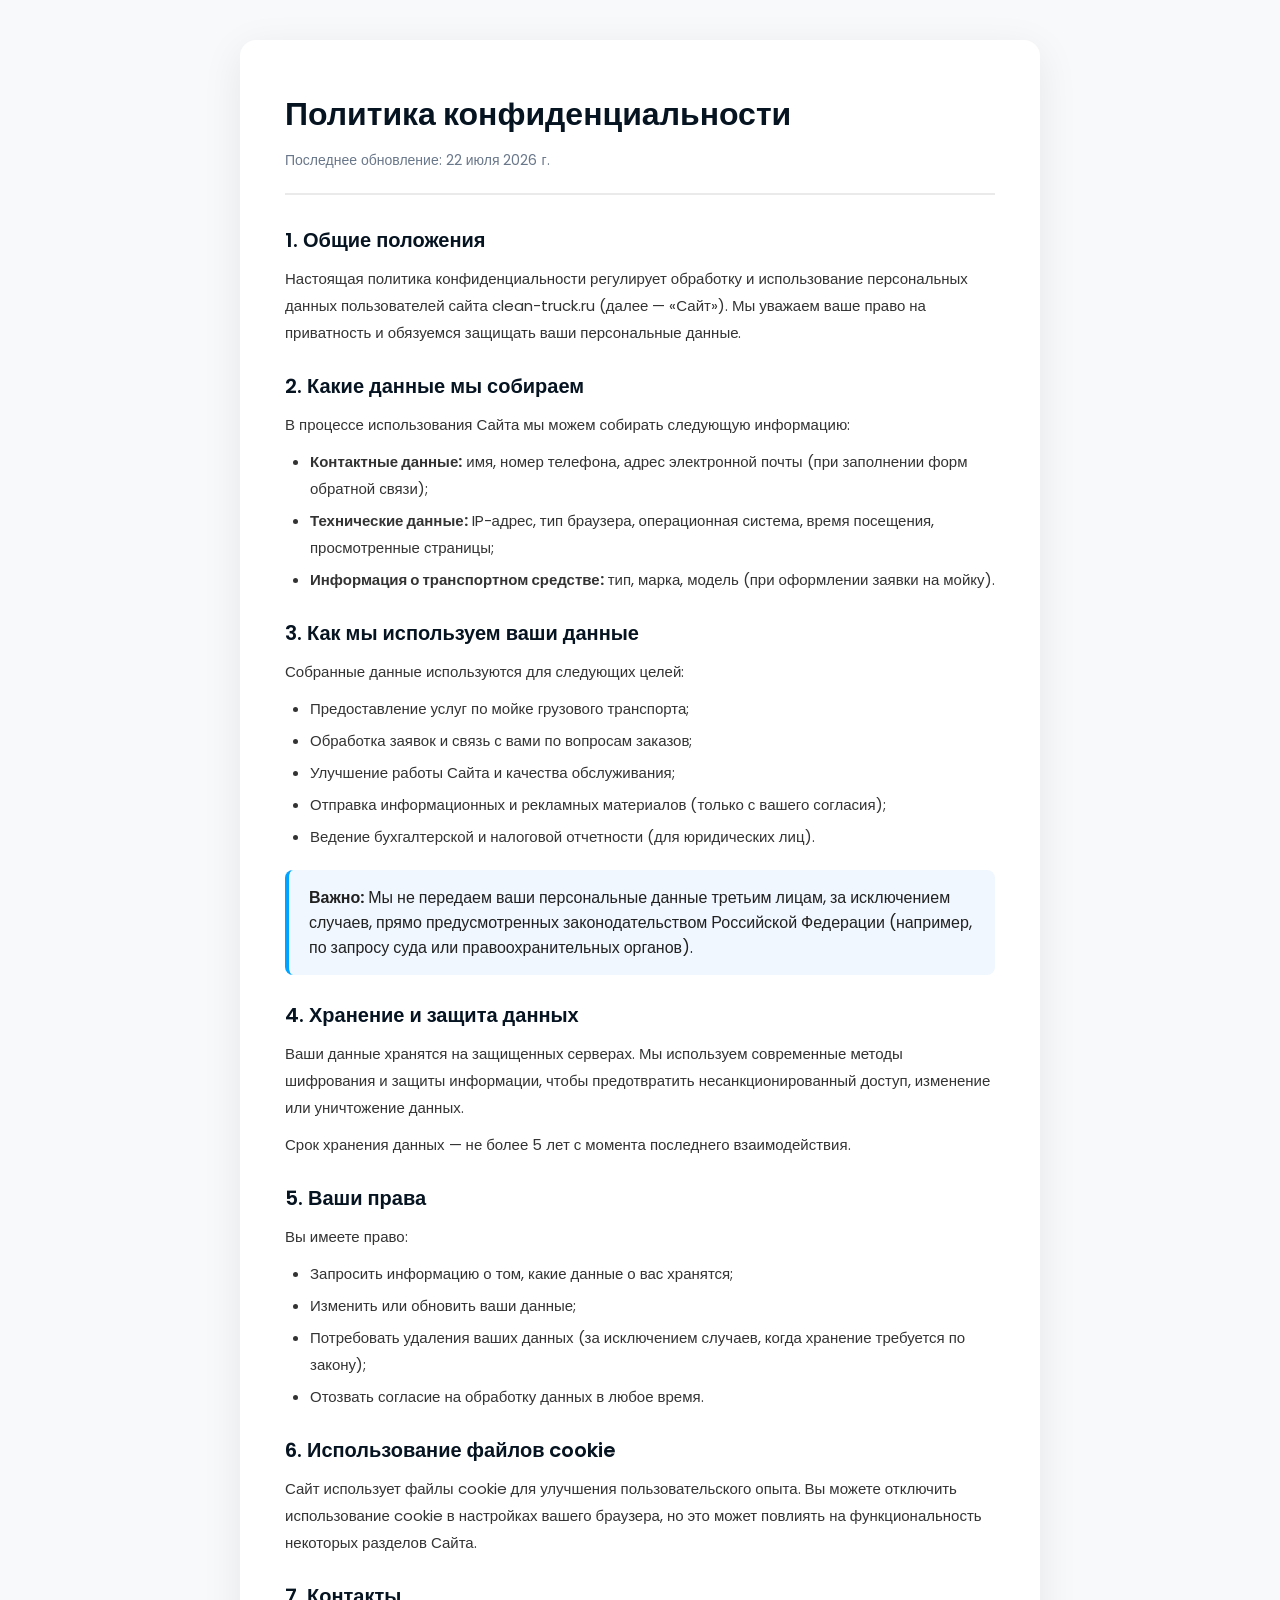
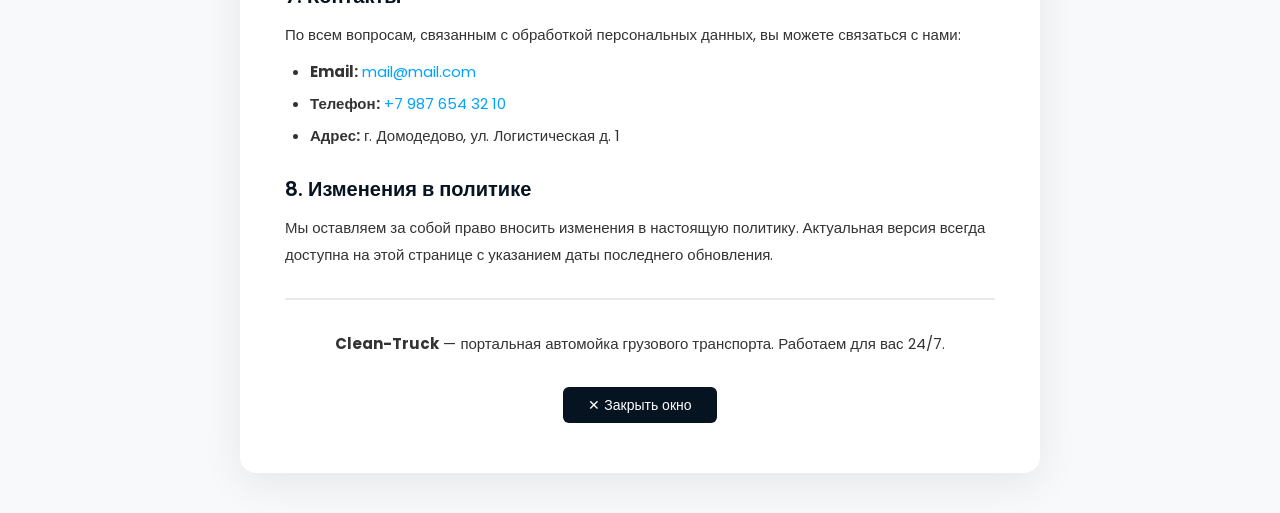
<file: privacy.html>
<!doctype html>
<html lang="ru">
  <head>
    <meta charset="UTF-8" />
    <meta name="viewport" content="width=device-width, initial-scale=1.0" />
    <title>Политика конфиденциальности | Clean-Truck</title>
    <link rel="preconnect" href="https://fonts.googleapis.com" />
    <link rel="preconnect" href="https://fonts.gstatic.com" crossorigin />
    <link rel="stylesheet" href="./css/privacy.css" />
    <link
      rel="icon"
      href="./img/icon/logo/main-icon.svg"
      type="image/svg+xml"
    />
    <link
      href="https://fonts.googleapis.com/css2?family=Poppins:wght@300;400;500;600;700&display=swap"
      rel="stylesheet"
    />
  </head>
  <body>
    <div class="privacy-container">
      <h1>Политика конфиденциальности</h1>
      <p class="subtitle">Последнее обновление: 22 июля 2026 г.</p>

      <h2>1. Общие положения</h2>
      <p>
        Настоящая политика конфиденциальности регулирует обработку и
        использование персональных данных пользователей сайта clean-truck.ru
        (далее — «Сайт»). Мы уважаем ваше право на приватность и обязуемся
        защищать ваши персональные данные.
      </p>

      <h2>2. Какие данные мы собираем</h2>
      <p>
        В процессе использования Сайта мы можем собирать следующую информацию:
      </p>
      <ul>
        <li>
          <strong>Контактные данные:</strong> имя, номер телефона, адрес
          электронной почты (при заполнении форм обратной связи);
        </li>
        <li>
          <strong>Технические данные:</strong> IP-адрес, тип браузера,
          операционная система, время посещения, просмотренные страницы;
        </li>
        <li>
          <strong>Информация о транспортном средстве:</strong> тип, марка,
          модель (при оформлении заявки на мойку).
        </li>
      </ul>

      <h2>3. Как мы используем ваши данные</h2>
      <p>Собранные данные используются для следующих целей:</p>
      <ul>
        <li>Предоставление услуг по мойке грузового транспорта;</li>
        <li>Обработка заявок и связь с вами по вопросам заказов;</li>
        <li>Улучшение работы Сайта и качества обслуживания;</li>
        <li>
          Отправка информационных и рекламных материалов (только с вашего
          согласия);
        </li>
        <li>
          Ведение бухгалтерской и налоговой отчетности (для юридических лиц).
        </li>
      </ul>

      <div class="highlight">
        <strong>Важно:</strong> Мы не передаем ваши персональные данные третьим
        лицам, за исключением случаев, прямо предусмотренных законодательством
        Российской Федерации (например, по запросу суда или правоохранительных
        органов).
      </div>

      <h2>4. Хранение и защита данных</h2>
      <p>
        Ваши данные хранятся на защищенных серверах. Мы используем современные
        методы шифрования и защиты информации, чтобы предотвратить
        несанкционированный доступ, изменение или уничтожение данных.
      </p>
      <p>
        Срок хранения данных — не более 5 лет с момента последнего
        взаимодействия.
      </p>

      <h2>5. Ваши права</h2>
      <p>Вы имеете право:</p>
      <ul>
        <li>Запросить информацию о том, какие данные о вас хранятся;</li>
        <li>Изменить или обновить ваши данные;</li>
        <li>
          Потребовать удаления ваших данных (за исключением случаев, когда
          хранение требуется по закону);
        </li>
        <li>Отозвать согласие на обработку данных в любое время.</li>
      </ul>

      <h2>6. Использование файлов cookie</h2>
      <p>
        Сайт использует файлы cookie для улучшения пользовательского опыта. Вы
        можете отключить использование cookie в настройках вашего браузера, но
        это может повлиять на функциональность некоторых разделов Сайта.
      </p>

      <h2>7. Контакты</h2>
      <p>
        По всем вопросам, связанным с обработкой персональных данных, вы можете
        связаться с нами:
      </p>
      <ul>
        <li>
          <strong>Email:</strong>
          <a href="mailto:mail@mail.com">mail@mail.com</a>
        </li>
        <li>
          <strong>Телефон:</strong>
          <a href="tel:+79876543210">+7 987 654 32 10</a>
        </li>
        <li><strong>Адрес:</strong> г. Домодедово, ул. Логистическая д. 1</li>
      </ul>

      <h2>8. Изменения в политике</h2>
      <p>
        Мы оставляем за собой право вносить изменения в настоящую политику.
        Актуальная версия всегда доступна на этой странице с указанием даты
        последнего обновления.
      </p>

      <div class="footer-note">
        <p>
          <strong>Clean-Truck</strong> — портальная автомойка грузового
          транспорта. Работаем для вас 24/7.
        </p>
        <button class="close-hint" onclick="window.close()">
          ✕ Закрыть окно
        </button>
      </div>
    </div>

    <script src="./js/privacy.js"></script>
  </body>
</html>
</file>
<file: css/index.css>
@import url("./clean.css");
@import url("./main.css");

@import url("./element/logo.css");
@import url("./element/title.css");

@import url("./block/header.css");
@import url("./block/hero.css");
@import url("./block/about.css");
@import url("./block/plan.css");
@import url("./block/about2.css");
@import url("./block/footer.css");
</file>
<file: css/privacy.css>
* {
  margin: 0;
  padding: 0;
  box-sizing: border-box;
}

body {
  font-family: "Poppins", sans-serif;
  background: #f8f9fa;
  color: #212121;
  padding: 40px 20px;
  min-height: 100vh;
  display: flex;
  justify-content: center;
  align-items: center;
}

.privacy-container {
  max-width: 800px;
  width: 100%;
  background: #ffffff;
  padding: 50px 45px;
  border-radius: 16px;
  box-shadow: 0 10px 40px rgba(0, 0, 0, 0.08);
}

.privacy-container h1 {
  font-size: 32px;
  font-weight: 700;
  color: #061321;
  margin-bottom: 10px;
}

.privacy-container .subtitle {
  color: #69778a;
  font-size: 14px;
  margin-bottom: 30px;
  padding-bottom: 20px;
  border-bottom: 2px solid #eaeaea;
}

.privacy-container h2 {
  font-size: 20px;
  font-weight: 600;
  color: #061321;
  margin: 25px 0 10px 0;
}

.privacy-container p {
  font-size: 15px;
  line-height: 1.8;
  color: #333;
  margin: 10px 0;
}

.privacy-container ul {
  padding-left: 25px;
  margin: 10px 0 20px 0;
}

.privacy-container ul li {
  font-size: 15px;
  line-height: 1.8;
  color: #333;
  list-style: disc;
  margin: 5px 0;
}

.privacy-container a {
  color: #00a3ff;
  text-decoration: none;
  transition: color 0.2s;
}

.privacy-container a:hover {
  color: #061321;
  text-decoration: underline;
}

.privacy-container .highlight {
  background: #f0f7ff;
  padding: 15px 20px;
  border-radius: 8px;
  border-left: 4px solid #00a3ff;
  margin: 20px 0;
}

.privacy-container .footer-note {
  margin-top: 30px;
  padding-top: 20px;
  border-top: 2px solid #eaeaea;
  font-size: 13px;
  color: #999;
  text-align: center;
}

.privacy-container .close-hint {
  display: inline-block;
  margin-top: 20px;
  padding: 10px 25px;
  background: #061321;
  color: #fff;
  border-radius: 6px;
  font-size: 14px;
  cursor: pointer;
  transition: background 0.2s;
  border: none;
}

.privacy-container .close-hint:hover {
  background: #00a3ff;
}

@media (max-width: 768px) {
  body {
    padding: 20px 15px;
  }
  .privacy-container {
    padding: 30px 20px;
  }
  .privacy-container h1 {
    font-size: 24px;
  }
}
</file>
